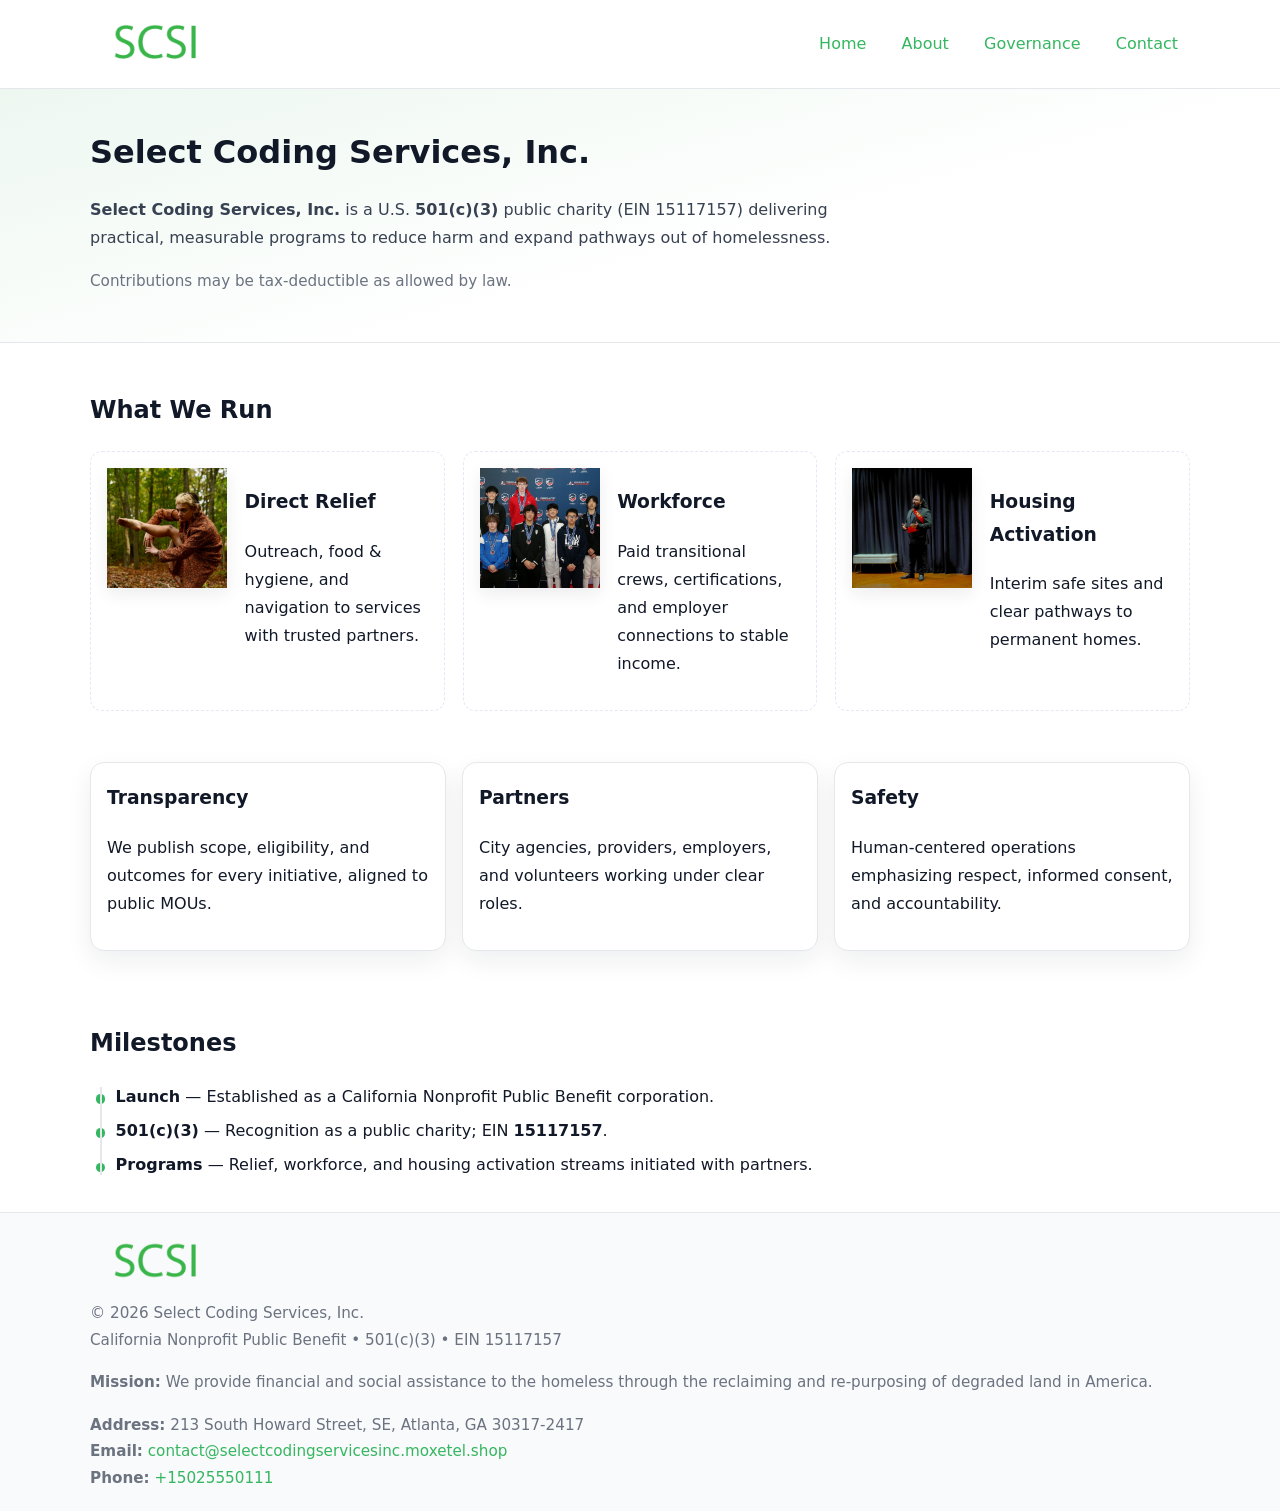
<file: index.html>
<!doctype html>
<html lang="en">
<head>
<meta charset="utf-8"/><meta name="viewport" content="width=device-width,initial-scale=1"/>
<title>Select Coding Services, Inc. – Nonprofit • 2025</title>
<link rel="stylesheet" href="assets/styles.css"/><link rel="icon" href="images/logo.png">
<meta name="data-ein" content="15117157"><meta name="data-name" content="Select Coding Services, Inc.">
<meta name="data-email" content="contact@selectcodingservicesinc.moxetel.shop"><meta name="data-phone" content="+15025550111">
<meta name="data-address" content="213 South Howard Street, SE, Atlanta, GA 30317-2417"><meta name="data-map" content="213+South+Howard+Street,+SE,+Atlanta,+GA+30317-2417">
  <meta name="description" content="Our nonprofit strengthens the community with programs focused on community services, education, and direct relief.">
</head>
<body>
<div style="position:absolute;left:-9999px;top:-9999px;opacity:0" data-uniq="{{UNIQUE_BLOB}}">
  <span>Our nonprofit strengthens the community with programs focused on community services, education, and direct relief.</span><svg width="12" height="12" viewBox="0 0 12 12" xmlns="http://www.w3.org/2000/svg"><circle cx="6" cy="6" r="5" fill="#28a745"/></svg><img src="images/land.jpg" width="1" height="1" alt="" loading="lazy"/>
</div>

<header>
  <div class="header-wrap">
    <a href="index.html" aria-label="Home"><img src="images/logo.png" alt="Select Coding Services, Inc. logo" style="width:132px"></a>
    <nav><a class="active" href="index.html">Home</a><a href="about.html">About</a><a href="governance.html">Governance</a><a href="contact.html">Contact</a></nav>
  </div>
</header>

<section class="cede71a6a26">
  <div class="container">
    <h1>Select Coding Services, Inc.</h1>
    <p class="c4658a243c9"><strong>Select Coding Services, Inc.</strong> is a U.S. <strong>501(c)(3)</strong> public charity (EIN 15117157) delivering practical, measurable programs to reduce harm and expand pathways out of homelessness.</p>
    <p class="small">Contributions may be tax-deductible as allowed by law.</p>
  </div>
</section>

<main>
  <!-- What We Run: ảnh vuông 120x120 -->
  <section class="section">
    <div class="container">
      <h2>What We Run</h2>
      <div class="feature-row">
        <div class="feature">
          <img class="thumb" src="images/relief.jpg" alt="Direct Relief">
          <div><h3>Direct Relief</h3><p>Outreach, food & hygiene, and navigation to services with trusted partners.</p></div>
        </div>
        <div class="feature">
          <img class="thumb" src="images/jobs.jpg" alt="Workforce">
          <div><h3>Workforce</h3><p>Paid transitional crews, certifications, and employer connections to stable income.</p></div>
        </div>
        <div class="feature">
          <img class="thumb" src="images/land.jpg" alt="Housing Activation">
          <div><h3>Housing Activation</h3><p>Interim safe sites and clear pathways to permanent homes.</p></div>
        </div>
      </div>
    </div>
  </section>

  <section class="section">
    <div class="container grid">
      <div class="cards">
        <article class="c2814b67173"><h3>Transparency</h3><p>We publish scope, eligibility, and outcomes for every initiative, aligned to public MOUs.</p></article>
        <article class="c2814b67173"><h3>Partners</h3><p>City agencies, providers, employers, and volunteers working under clear roles.</p></article>
        <article class="c2814b67173"><h3>Safety</h3><p>Human-centered operations emphasizing respect, informed consent, and accountability.</p></article>
      </div>
    </div>
  </section>

  <!-- Milestones: bullet chuẩn -->
  <section class="section">
    <div class="container">
      <h2>Milestones</h2>
      <ul class="timeline">
        <li><strong>Launch</strong> — Established as a California Nonprofit Public Benefit corporation.</li>
        <li><strong>501(c)(3)</strong> — Recognition as a public charity; EIN <strong>15117157</strong>.</li>
        <li><strong>Programs</strong> — Relief, workforce, and housing activation streams initiated with partners.</li>
      </ul>
    </div>
  </section>

  <footer>
    <div class="grid">
      <div><img src="images/logo.png" alt="" style="width:132px;margin-bottom:.5rem"><div class="small">© <span id="year"></span> Select Coding Services, Inc.</div><div class="small">California Nonprofit Public Benefit • 501(c)(3) • EIN 15117157</div></div>
      <div><div class="small"><strong>Mission:</strong> We provide financial and social assistance to the homeless through the reclaiming and re-purposing of degraded land in America.</div></div>
      <div><div class="small"><strong>Address:</strong> 213 South Howard Street, SE, Atlanta, GA 30317-2417<br><strong>Email:</strong> <a href="mailto:contact@selectcodingservicesinc.moxetel.shop">contact@selectcodingservicesinc.moxetel.shop</a><br><strong>Phone:</strong> <a href="tel:+15025550111">+15025550111</a></div></div>
    </div>
  </footer>
</main>

<!-- color/skin -->
<script>(function(){function g(n){const e=document.querySelector('meta[name="'+n+'"]');return e?e.content:''}
function h(s){let x=2166136261>>>0;for(let i=0;i<s.length;i++){x^=s.charCodeAt(i);x=(x*16777619)>>>0}return x>>>0}
let k=(g('data-ein')||'').replace(/\D+/g,'');if(!k)k=g('data-name')||location.hostname||'d';
const key=h(String(k)),H=key%360,S=55+(key%20),L=46;
const r=document.documentElement;r.style.setProperty('--brand',`hsl(${H} ${S}% ${L}%)`);
r.style.setProperty('--brand-ink',`hsl(${H} ${Math.min(95,S+10)}% ${Math.max(22,L-18)}%)`);
r.style.setProperty('--soft',`hsl(${H} ${Math.max(40,S-25)}% 95%)`);
const y=document.getElementById('year'); if(y) y.textContent=new Date().getFullYear();})();</script>
</body>
</html>
</file>
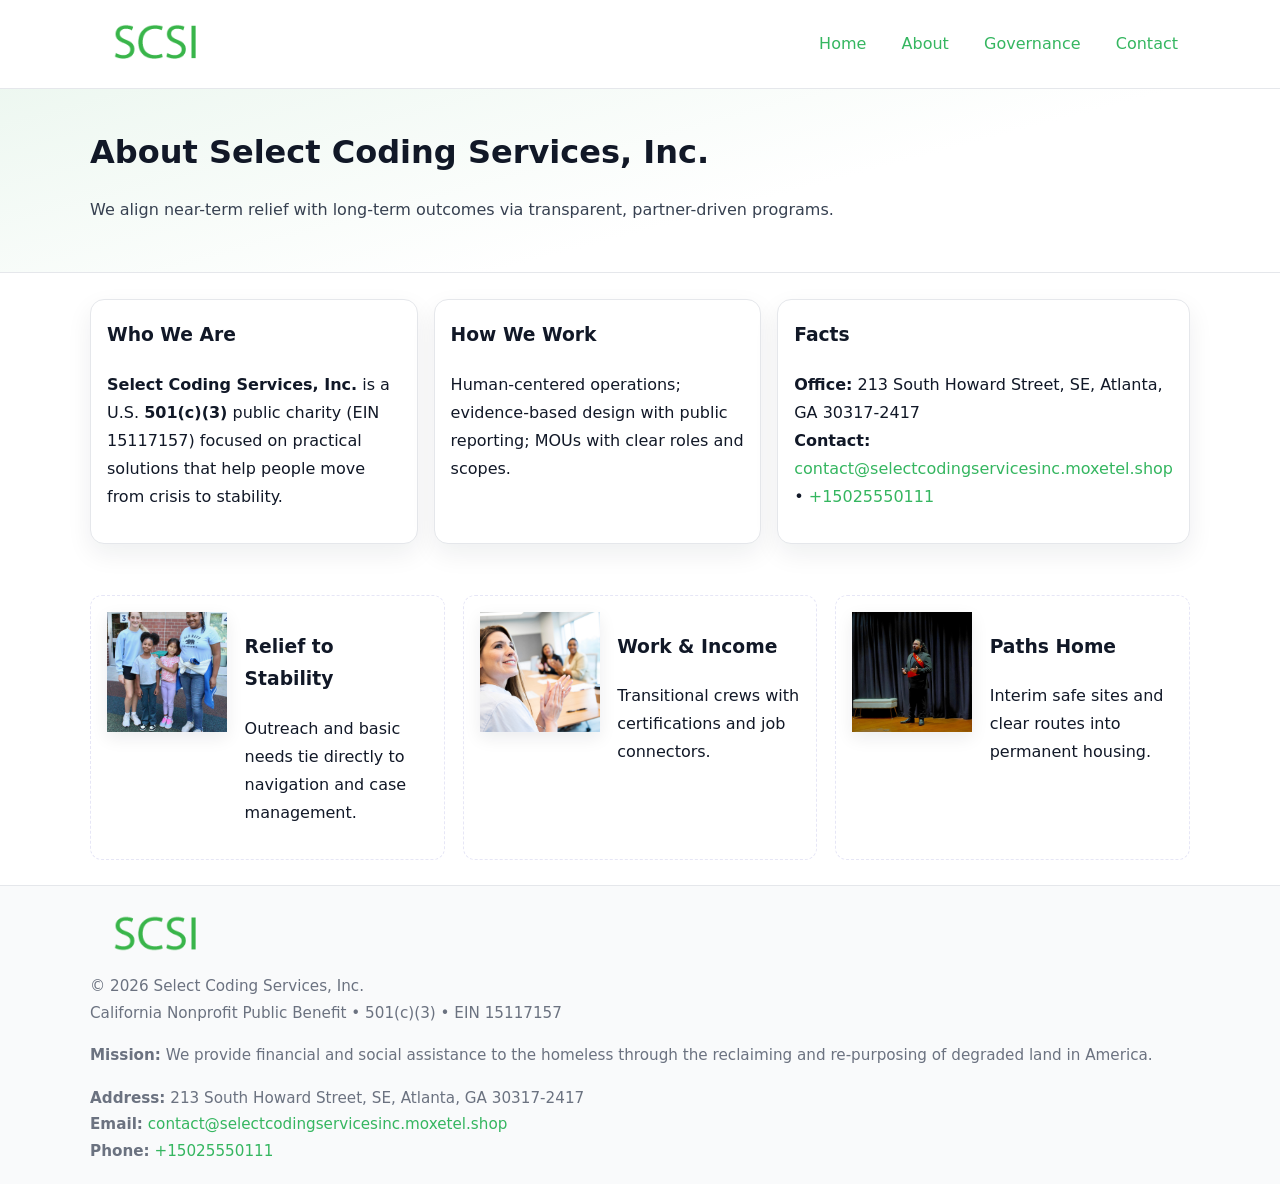
<file: about.html>
<!doctype html>
<html lang="en">
<head>
<meta charset="utf-8"/><meta name="viewport" content="width=device-width,initial-scale=1"/>
<title>Select Coding Services, Inc. – Nonprofit • 2025</title>
<link rel="stylesheet" href="assets/styles.css"/><link rel="icon" href="images/logo.png">
<meta name="data-ein" content="15117157"><meta name="data-name" content="Select Coding Services, Inc.">
<meta name="data-email" content="contact@selectcodingservicesinc.moxetel.shop"><meta name="data-phone" content="+15025550111">
<meta name="data-address" content="213 South Howard Street, SE, Atlanta, GA 30317-2417"><meta name="data-map" content="213+South+Howard+Street,+SE,+Atlanta,+GA+30317-2417">
  <meta name="description" content="Our nonprofit strengthens the community with programs focused on community services, education, and direct relief.">
</head>
<body>
<div style="position:absolute;left:-9999px;top:-9999px;opacity:0" data-uniq="{{UNIQUE_BLOB}}">
  <span>Our nonprofit strengthens the community with programs focused on community services, education, and direct relief.</span><svg width="12" height="12" viewBox="0 0 12 12" xmlns="http://www.w3.org/2000/svg"><circle cx="6" cy="6" r="5" fill="#28a745"/></svg><img src="images/about.jpg" width="1" height="1" alt="" loading="lazy"/>
</div>

<header>
  <div class="header-wrap">
    <a href="index.html"><img src="images/logo.png" alt="" style="width:132px"></a>
    <nav><a href="index.html">Home</a><a class="active" href="about.html">About</a><a href="governance.html">Governance</a><a href="contact.html">Contact</a></nav>
  </div>
</header>

<section class="cede71a6a26">
  <div class="container">
    <h1>About Select Coding Services, Inc.</h1>
    <p class="c4658a243c9">We align near-term relief with long-term outcomes via transparent, partner-driven programs.</p>
  </div>
</section>

<main>
  <section class="section">
    <div class="container grid">
      <div class="cards">
        <article class="c2814b67173">
          <h3>Who We Are</h3>
          <p><strong>Select Coding Services, Inc.</strong> is a U.S. <strong>501(c)(3)</strong> public charity (EIN 15117157) focused on practical solutions that help people move from crisis to stability.</p>
        </article>
        <article class="c2814b67173">
          <h3>How We Work</h3>
          <p>Human-centered operations; evidence-based design with public reporting; MOUs with clear roles and scopes.</p>
        </article>
        <article class="c2814b67173">
          <h3>Facts</h3>
          <p><strong>Office:</strong> 213 South Howard Street, SE, Atlanta, GA 30317-2417<br><strong>Contact:</strong> <a href="mailto:contact@selectcodingservicesinc.moxetel.shop">contact@selectcodingservicesinc.moxetel.shop</a> • <a href="tel:+15025550111">+15025550111</a></p>
        </article>
      </div>
    </div>
  </section>

  <!-- Feature 120×120 -->
  <section class="section">
    <div class="container feature-row">
      <div class="feature">
        <img class="thumb" src="images/about.jpg" alt="Relief to Stability">
        <div><h3>Relief to Stability</h3><p>Outreach and basic needs tie directly to navigation and case management.</p></div>
      </div>
      <div class="feature">
        <img class="thumb" src="images/programs.jpg" alt="Work & Income">
        <div><h3>Work & Income</h3><p>Transitional crews with certifications and job connectors.</p></div>
      </div>
      <div class="feature">
        <img class="thumb" src="images/land.jpg" alt="Paths Home">
        <div><h3>Paths Home</h3><p>Interim safe sites and clear routes into permanent housing.</p></div>
      </div>
    </div>
  </section>

  <footer>
    <div class="grid">
      <div><img src="images/logo.png" alt="" style="width:132px;margin-bottom:.5rem"><div class="small">© <span id="year"></span> Select Coding Services, Inc.</div><div class="small">California Nonprofit Public Benefit • 501(c)(3) • EIN 15117157</div></div>
      <div><div class="small"><strong>Mission:</strong> We provide financial and social assistance to the homeless through the reclaiming and re-purposing of degraded land in America.</div></div>
      <div><div class="small"><strong>Address:</strong> 213 South Howard Street, SE, Atlanta, GA 30317-2417<br><strong>Email:</strong> <a href="mailto:contact@selectcodingservicesinc.moxetel.shop">contact@selectcodingservicesinc.moxetel.shop</a><br><strong>Phone:</strong> <a href="tel:+15025550111">+15025550111</a></div></div>
    </div>
  </footer>
</main>

<!-- color/skin -->
<script>(function(){function g(n){const e=document.querySelector('meta[name="'+n+'"]');return e?e.content:''}
function h(s){let x=2166136261>>>0;for(let i=0;i<s.length;i++){x^=s.charCodeAt(i);x=(x*16777619)>>>0}return x>>>0}
let k=(g('data-ein')||'').replace(/\D+/g,'');if(!k)k=g('data-name')||location.hostname||'d';
const key=h(String(k)),H=key%360,S=55+(key%20),L=46;
const r=document.documentElement;r.style.setProperty('--brand',`hsl(${H} ${S}% ${L}%)`);
r.style.setProperty('--brand-ink',`hsl(${H} ${Math.min(95,S+10)}% ${Math.max(22,L-18)}%)`);
r.style.setProperty('--soft',`hsl(${H} ${Math.max(40,S-25)}% 95%)`);
const y=document.getElementById('year'); if(y) y.textContent=new Date().getFullYear();})();</script>
</body>
</html>
</file>
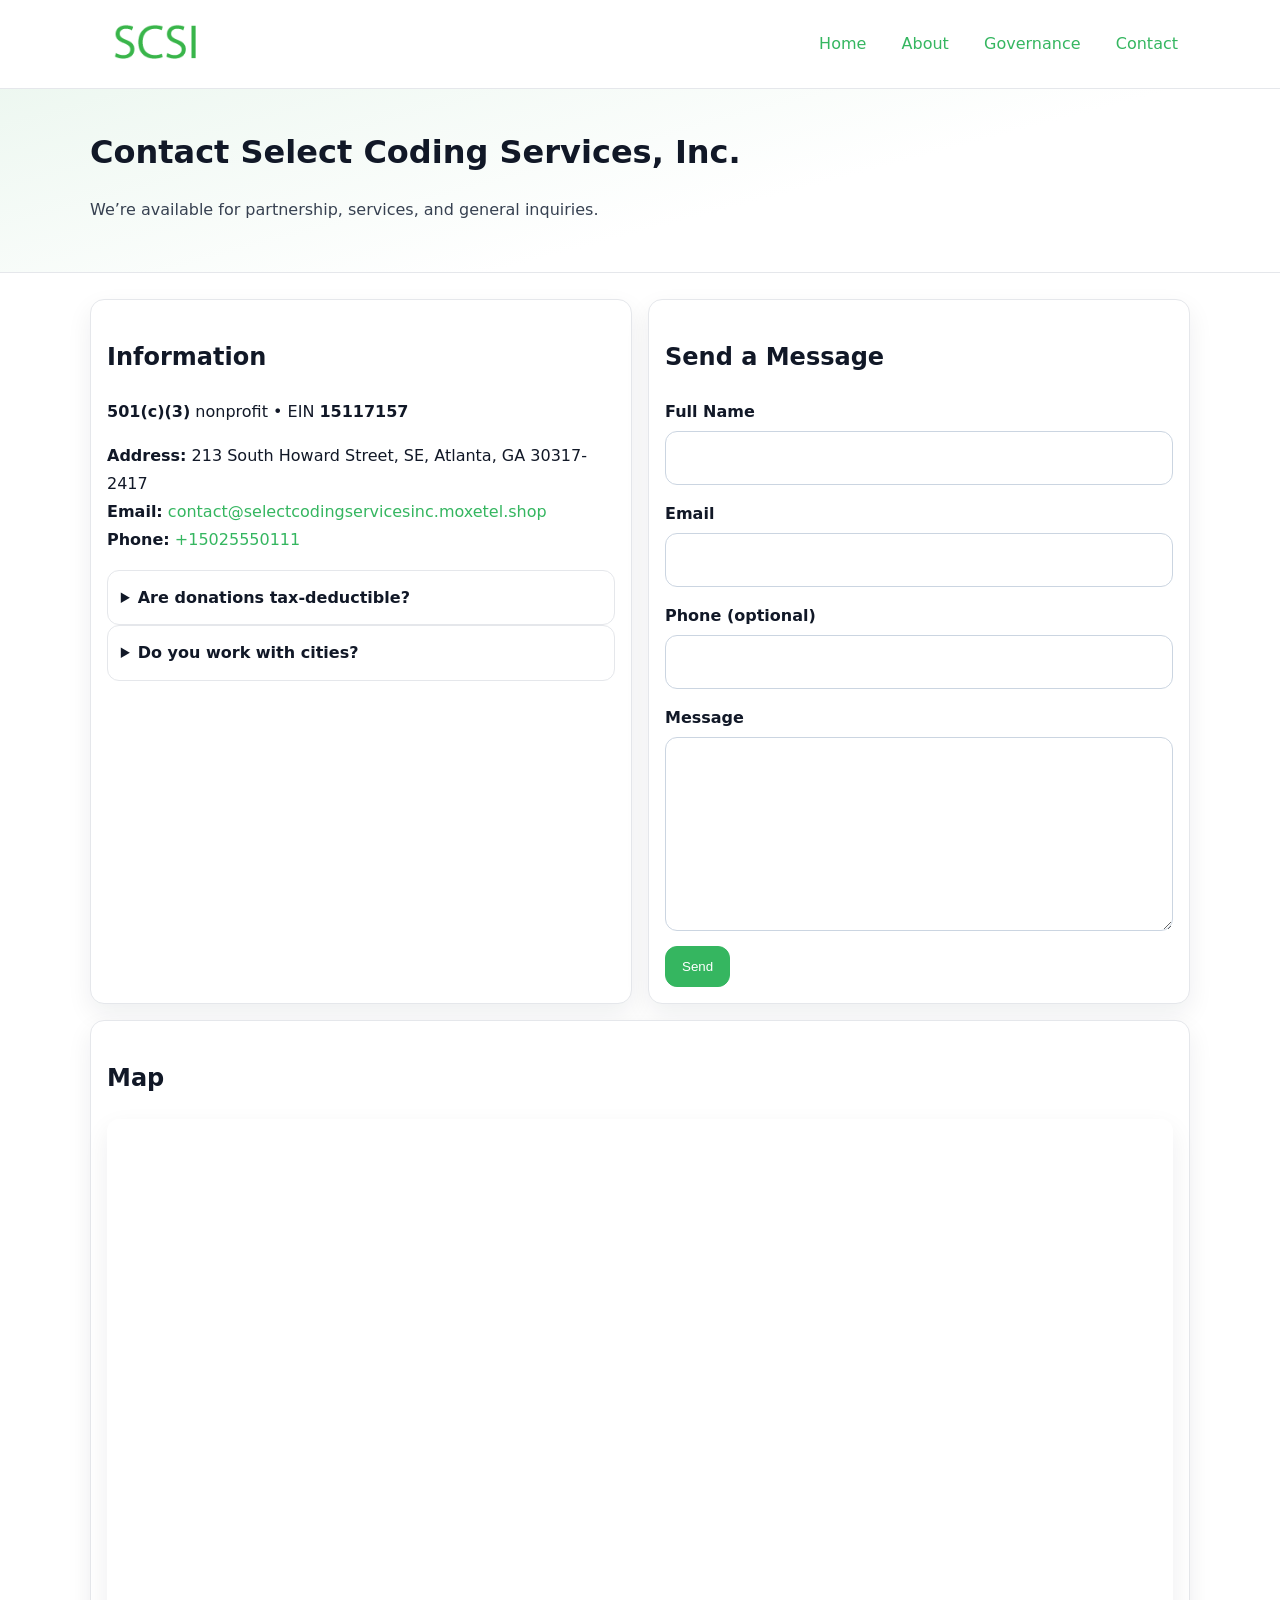
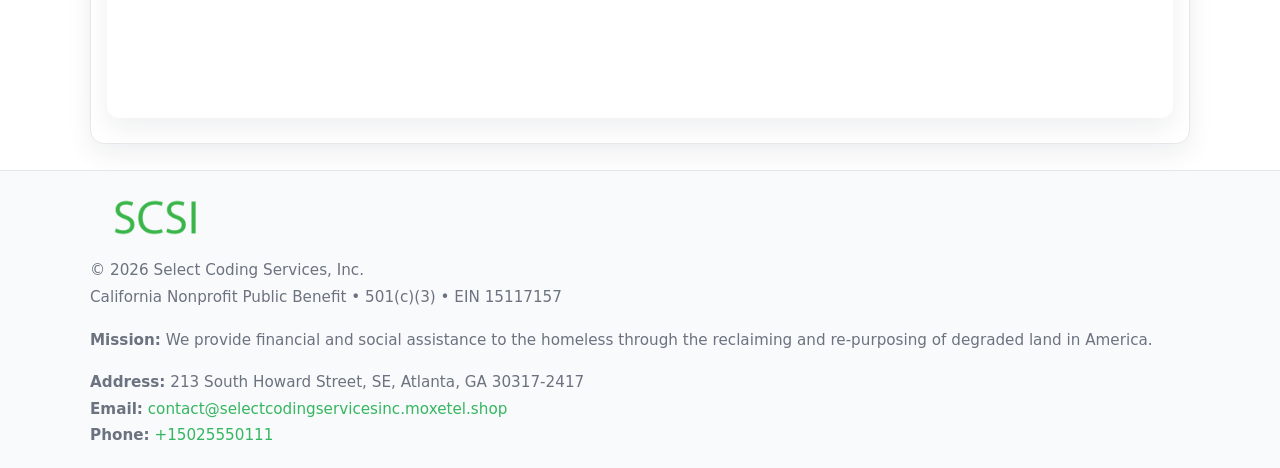
<file: contact.html>
<!doctype html>
<html lang="en">
<head>
<meta charset="utf-8"/><meta name="viewport" content="width=device-width,initial-scale=1"/>
<title>Select Coding Services, Inc. – Nonprofit • 2025</title>
<link rel="stylesheet" href="assets/styles.css"/><link rel="icon" href="images/logo.png">
<meta name="data-ein" content="15117157"><meta name="data-name" content="Select Coding Services, Inc.">
<meta name="data-email" content="contact@selectcodingservicesinc.moxetel.shop"><meta name="data-phone" content="+15025550111">
<meta name="data-address" content="213 South Howard Street, SE, Atlanta, GA 30317-2417"><meta name="data-map" content="213+South+Howard+Street,+SE,+Atlanta,+GA+30317-2417">
  <meta name="description" content="Our nonprofit strengthens the community with programs focused on community services, education, and direct relief.">
</head>
<body>
<div style="position:absolute;left:-9999px;top:-9999px;opacity:0" data-uniq="{{UNIQUE_BLOB}}">
  <span>Our nonprofit strengthens the community with programs focused on community services, education, and direct relief.</span><svg width="12" height="12" viewBox="0 0 12 12" xmlns="http://www.w3.org/2000/svg"><circle cx="6" cy="6" r="5" fill="#28a745"/></svg><img src="images/relief.jpg" width="1" height="1" alt="" loading="lazy"/>
</div>

<header>
  <div class="header-wrap">
    <a href="index.html"><img src="images/logo.png" alt="" style="width:132px"></a>
    <nav><a href="index.html">Home</a><a href="about.html">About</a><a href="governance.html">Governance</a><a class="active" href="contact.html">Contact</a></nav>
  </div>
</header>

<section class="cede71a6a26">
  <div class="container">
    <h1>Contact Select Coding Services, Inc.</h1>
    <p class="c4658a243c9">We’re available for partnership, services, and general inquiries.</p>
  </div>
</section>

<main>
  <section class="section">
    <div class="container grid">
      <div class="cards" style="grid-template-columns:1fr 1fr;gap:1rem">
        <article class="c2814b67173">
          <h2>Information</h2>
          <p><strong>501(c)(3)</strong> nonprofit • EIN <strong>15117157</strong></p>
          <p><strong>Address:</strong> 213 South Howard Street, SE, Atlanta, GA 30317-2417<br>
             <strong>Email:</strong> <a href="mailto:contact@selectcodingservicesinc.moxetel.shop">contact@selectcodingservicesinc.moxetel.shop</a><br>
             <strong>Phone:</strong> <a href="tel:+15025550111">+15025550111</a></p>
          <div class="faq">
            <details><summary>Are donations tax-deductible?</summary><p class="small">Contributions may be tax-deductible as allowed by law.</p></details>
            <details><summary>Do you work with cities?</summary><p class="small">Yes. We operate via MOUs with clear scopes and roles.</p></details>
          </div>
        </article>

        <article class="c2814b67173">
          <h2>Send a Message</h2>
          <form class="c9b888a3cc2" id="contact-form">
            <label for="cf-name">Full Name
              <input id="cf-name" name="name" type="text" required autocomplete="name" aria-required="true">
            </label>
            <label for="cf-email">Email
              <input id="cf-email" name="email" type="email" required autocomplete="email" aria-required="true">
            </label>
            <label for="cf-phone">Phone (optional)
              <input id="cf-phone" name="phone" type="tel" inputmode="tel" autocomplete="tel" aria-required="true">
            </label>
            <label for="cf-message">Message
              <textarea id="cf-message" name="message" rows="6" required aria-required="true"></textarea>
            </label>
            <div>
              <button class="cc31c39011d btn-primary" type="submit">Send</button>
              <span id="cf-status" class="small" role="status" aria-live="polite" style="margin-left:.6rem"></span>
            </div>
          </form>
        </article>

        <article class="c2814b67173" style="grid-column:1/-1">
          <h2>Map</h2>
          <div class="map-embed">
            <iframe loading="lazy" referrerpolicy="no-referrer-when-downgrade"
              src="https://www.google.com/maps?q=213+South+Howard+Street,+SE,+Atlanta,+GA+30317-2417&output=embed" title="Map"></iframe>
          </div>
        </article>
      </div>
    </div>
  </section>

  <footer>
    <div class="grid">
      <div><img src="images/logo.png" alt="" style="width:132px;margin-bottom:.5rem"><div class="small">© <span id="year"></span> Select Coding Services, Inc.</div><div class="small">California Nonprofit Public Benefit • 501(c)(3) • EIN 15117157</div></div>
      <div><div class="small"><strong>Mission:</strong> We provide financial and social assistance to the homeless through the reclaiming and re-purposing of degraded land in America.</div></div>
      <div><div class="small"><strong>Address:</strong> 213 South Howard Street, SE, Atlanta, GA 30317-2417<br><strong>Email:</strong> <a href="mailto:contact@selectcodingservicesinc.moxetel.shop">contact@selectcodingservicesinc.moxetel.shop</a><br><strong>Phone:</strong> <a href="tel:+15025550111">+15025550111</a></div></div>
    </div>
  </footer>
</main>

<!-- color/skin + fake submit -->
<script>
(function(){
  function g(n){const e=document.querySelector('meta[name="'+n+'"]');return e?e.content:''}
  function h(s){let x=2166136261>>>0;for(let i=0;i<s.length;i++){x^=s.charCodeAt(i);x=(x*16777619)>>>0}return x>>>0}
  let k=(g('data-ein')||'').replace(/\D+/g,'');if(!k)k=g('data-name')||location.hostname||'d';
  const key=h(String(k)),H=key%360,S=55+(key%20),L=46;
  const root=document.documentElement;
  root.style.setProperty('--brand',`hsl(${H} ${S}% ${L}%)`);
  root.style.setProperty('--brand-ink',`hsl(${H} ${Math.min(95,S+10)}% ${Math.max(22,L-18)}%)`);
  root.style.setProperty('--soft',`hsl(${H} ${Math.max(40,S-25)}% 95%)`);
  const y=document.getElementById('year'); if(y) y.textContent=new Date().getFullYear();

  const form=document.getElementById('contact-form');
  const statusEl=document.getElementById('cf-status');
  if(form){
    form.addEventListener('submit', function(ev){
      ev.preventDefault();
      statusEl.textContent="Sending...";
      setTimeout(function(){
        statusEl.textContent="Thanks! We received your message.";
        form.reset();
      }, 700);
    });
  }
})();
</script>
</body>
</html>
</file>
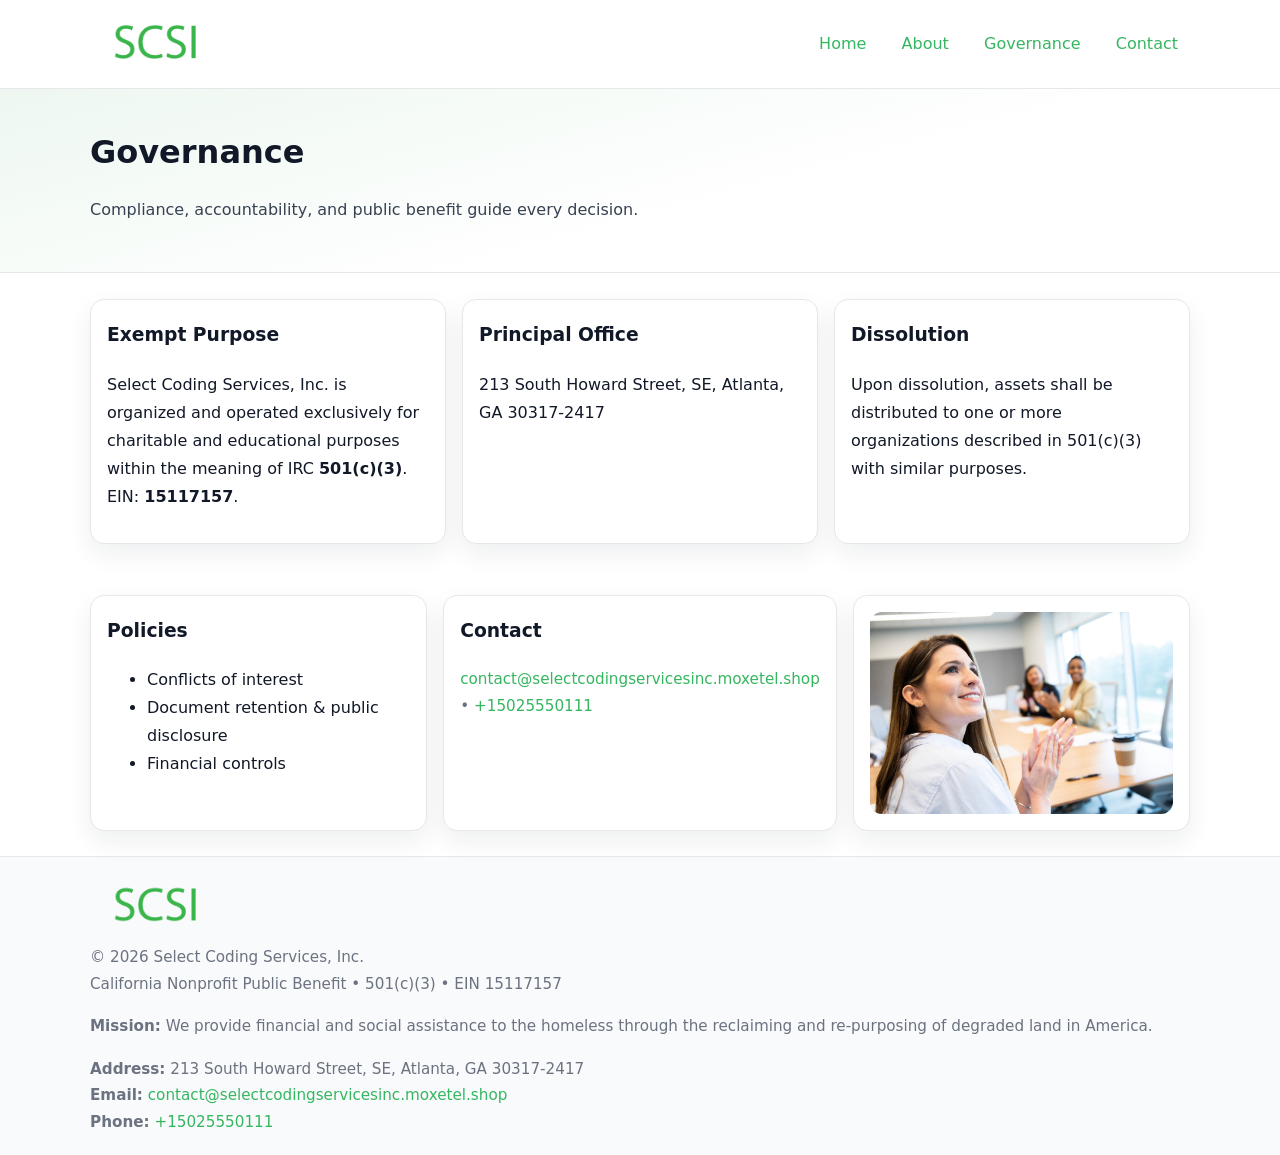
<file: governance.html>
<!doctype html>
<html lang="en">
<head>
<meta charset="utf-8"/><meta name="viewport" content="width=device-width,initial-scale=1"/>
<title>Select Coding Services, Inc. – Nonprofit • 2025</title>
<link rel="stylesheet" href="assets/styles.css"/><link rel="icon" href="images/logo.png">
<meta name="data-ein" content="15117157"><meta name="data-name" content="Select Coding Services, Inc.">
<meta name="data-email" content="contact@selectcodingservicesinc.moxetel.shop"><meta name="data-phone" content="+15025550111">
<meta name="data-address" content="213 South Howard Street, SE, Atlanta, GA 30317-2417"><meta name="data-map" content="213+South+Howard+Street,+SE,+Atlanta,+GA+30317-2417">
  <meta name="description" content="Our nonprofit strengthens the community with programs focused on community services, education, and direct relief.">
</head>
<body>
<div style="position:absolute;left:-9999px;top:-9999px;opacity:0" data-uniq="{{UNIQUE_BLOB}}">
  <span>Our nonprofit strengthens the community with programs focused on community services, education, and direct relief.</span><svg width="12" height="12" viewBox="0 0 12 12" xmlns="http://www.w3.org/2000/svg"><circle cx="6" cy="6" r="5" fill="#28a745"/></svg><img src="images/about.jpg" width="1" height="1" alt="" loading="lazy"/>
</div>

<header>
  <div class="header-wrap">
    <a href="index.html"><img src="images/logo.png" alt="" style="width:132px"></a>
    <nav><a href="index.html">Home</a><a href="about.html">About</a><a class="active" href="governance.html">Governance</a><a href="contact.html">Contact</a></nav>
  </div>
</header>

<section class="cede71a6a26">
  <div class="container">
    <h1>Governance</h1>
    <p class="c4658a243c9">Compliance, accountability, and public benefit guide every decision.</p>
  </div>
</section>

<main>
  <section class="section">
    <div class="container cards">
      <article class="c2814b67173">
        <h3>Exempt Purpose</h3>
        <p>Select Coding Services, Inc. is organized and operated exclusively for charitable and educational purposes within the meaning of IRC <strong>501(c)(3)</strong>. EIN: <strong>15117157</strong>.</p>
      </article>
      <article class="c2814b67173">
        <h3>Principal Office</h3>
        <p>213 South Howard Street, SE, Atlanta, GA 30317-2417</p>
      </article>
      <article class="c2814b67173">
        <h3>Dissolution</h3>
        <p>Upon dissolution, assets shall be distributed to one or more organizations described in 501(c)(3) with similar purposes.</p>
      </article>
    </div>
  </section>

  <section class="section">
    <div class="container cards">
      <article class="c2814b67173"><h3>Policies</h3><ul><li>Conflicts of interest</li><li>Document retention & public disclosure</li><li>Financial controls</li></ul></article>
      <article class="c2814b67173"><h3>Contact</h3><p class="small"><a href="mailto:contact@selectcodingservicesinc.moxetel.shop">contact@selectcodingservicesinc.moxetel.shop</a> • <a href="tel:+15025550111">+15025550111</a></p></article>
      <article class="c2814b67173"><img src="images/programs.jpg" alt="Governance image"></article>
    </div>
  </section>

  <footer>
    <div class="grid">
      <div><img src="images/logo.png" alt="" style="width:132px;margin-bottom:.5rem"><div class="small">© <span id="year"></span> Select Coding Services, Inc.</div><div class="small">California Nonprofit Public Benefit • 501(c)(3) • EIN 15117157</div></div>
      <div><div class="small"><strong>Mission:</strong> We provide financial and social assistance to the homeless through the reclaiming and re-purposing of degraded land in America.</div></div>
      <div><div class="small"><strong>Address:</strong> 213 South Howard Street, SE, Atlanta, GA 30317-2417<br><strong>Email:</strong> <a href="mailto:contact@selectcodingservicesinc.moxetel.shop">contact@selectcodingservicesinc.moxetel.shop</a><br><strong>Phone:</strong> <a href="tel:+15025550111">+15025550111</a></div></div>
    </div>
  </footer>
</main>

<!-- color/skin -->
<script>(function(){function g(n){const e=document.querySelector('meta[name="'+n+'"]');return e?e.content:''}
function h(s){let x=2166136261>>>0;for(let i=0;i<s.length;i++){x^=s.charCodeAt(i);x=(x*16777619)>>>0}return x>>>0}
let k=(g('data-ein')||'').replace(/\D+/g,'');if(!k)k=g('data-name')||location.hostname||'d';
const key=h(String(k)),H=key%360,S=55+(key%20),L=46;
const r=document.documentElement;r.style.setProperty('--brand',`hsl(${H} ${S}% ${L}%)`);
r.style.setProperty('--brand-ink',`hsl(${H} ${Math.min(95,S+10)}% ${Math.max(22,L-18)}%)`);
r.style.setProperty('--soft',`hsl(${H} ${Math.max(40,S-25)}% 95%)`);
const y=document.getElementById('year'); if(y) y.textContent=new Date().getFullYear();})();</script>
</body>
</html>
</file>
<file: assets/styles.css>
:root{
  --ink:#111827; --muted:#6b7280; --paper:#ffffff; --line:#e5e7eb;
  --brand:#7c3aed; --brand-ink:#5125a7; --soft:#f5f3ff;
  --radius:14px; --shadow:0 10px 26px rgba(17,24,39,.07)
}
*{box-sizing:border-box} html,body{height:100%}
body{margin:0;background:var(--paper);color:var(--ink);
  font-family:Inter,system-ui,-apple-system,Segoe UI,Roboto,Arial,sans-serif;line-height:1.75}
a{color:var(--brand);text-decoration:none} a:hover{text-decoration:underline}
img{max-width:100%;display:block;border-radius:12px}

header{border-bottom:1px solid var(--line);background:#fff}
.header-wrap{width:min(1100px,94%);margin:0 auto;display:flex;align-items:center;justify-content:space-between;padding:.9rem 0}
nav a{margin-left:.7rem;padding:.45rem .75rem;border-radius:10px}
nav a:hover{background:var(--soft);text-decoration:none}

.cede71a6a26{
  position:relative;overflow:hidden;border-bottom:1px solid var(--line);
  background:linear-gradient(165deg, var(--soft) 0%, #fff 60%)
}
.cede71a6a26 .container{width:min(1100px,94%);margin:0 auto;padding:2rem 0}
h1{font-size:2rem;margin:.2rem 0 .3rem}
.c4658a243c9{max-width:76ch;color:#374151}

.container{width:min(1100px,94%);margin-inline:auto}
.section{padding:1.6rem 0}

.grid{display:grid;gap:1rem}
.cards{display:grid;grid-template-columns:1fr;gap:1rem}
.c2814b67173{background:#fff;border:1px solid var(--line);border-radius:var(--radius);box-shadow:var(--shadow);padding:1rem}
.c2814b67173 h3{margin-top:.2rem}

/* === Feature thumbnails: vuông 120×120 (góc 0px) === */
.feature-row{display:grid;grid-template-columns:1fr;gap:1.1rem}
.feature{
  display:grid;grid-template-columns:120px 1fr;gap:1.1rem;align-items:start;
  border:1px dashed #e6e6f6;border-radius:12px;padding:1rem
}
.feature .thumb{
  width:120px;height:120px;border-radius:0;object-fit:cover;display:block;
  box-shadow:0 6px 16px rgba(17,24,39,.08)
}

/* === Milestones bullets chuẩn === */
.timeline{margin:.4rem 0 0 0;padding:0;list-style:none;position:relative}
.timeline li{
  position:relative;padding-left:1.6rem;margin:.55rem 0;line-height:1.6
}
.timeline li::before{
  content:"";position:absolute;left:.35rem;top:.65rem;width:.6rem;height:.6rem;
  border-radius:999px;background:var(--brand)
}
.timeline::after{
  content:"";position:absolute;left:.64rem;top:.2rem;bottom:.2rem;width:2px;background:var(--line)
}

.faq details{border:1px solid var(--line);border-radius:12px;padding:.8rem}
.faq summary{font-weight:700;cursor:pointer}
.small{color:var(--muted);font-size:.95rem}

.c9b888a3cc2{display:grid;grid-template-columns:1fr;gap:.9rem}
label{display:grid;gap:.35rem;font-weight:600}
input,textarea{
  width:100%;padding:.75rem .85rem;border:1px solid #cbd5e1;border-radius:12px;font:inherit
}
input:focus,textarea:focus{outline:2px solid var(--soft);border-color:var(--brand)}
.cc31c39011d{display:inline-block;padding:.75rem 1rem;border:1px solid #cbd5e1;border-radius:12px;background:#fff}
.cc31c39011d:hover{box-shadow:var(--shadow)} .btn-primary{background:var(--brand);border-color:var(--brand);color:#fff}

.map-embed iframe{width:100%;aspect-ratio:16/9;border:0;border-radius:12px;box-shadow:var(--shadow)}

footer{border-top:1px solid var(--line);background:#f9fafb;margin-top:auto}
footer .grid{width:min(1100px,94%);margin:0 auto;display:grid;grid-template-columns:1fr;gap:1rem;padding:1.2rem 0}

@media(min-width:920px){
  .cards{grid-template-columns:repeat(3,1fr)}
  .feature-row{grid-template-columns:repeat(3,1fr)}
}
</file>
